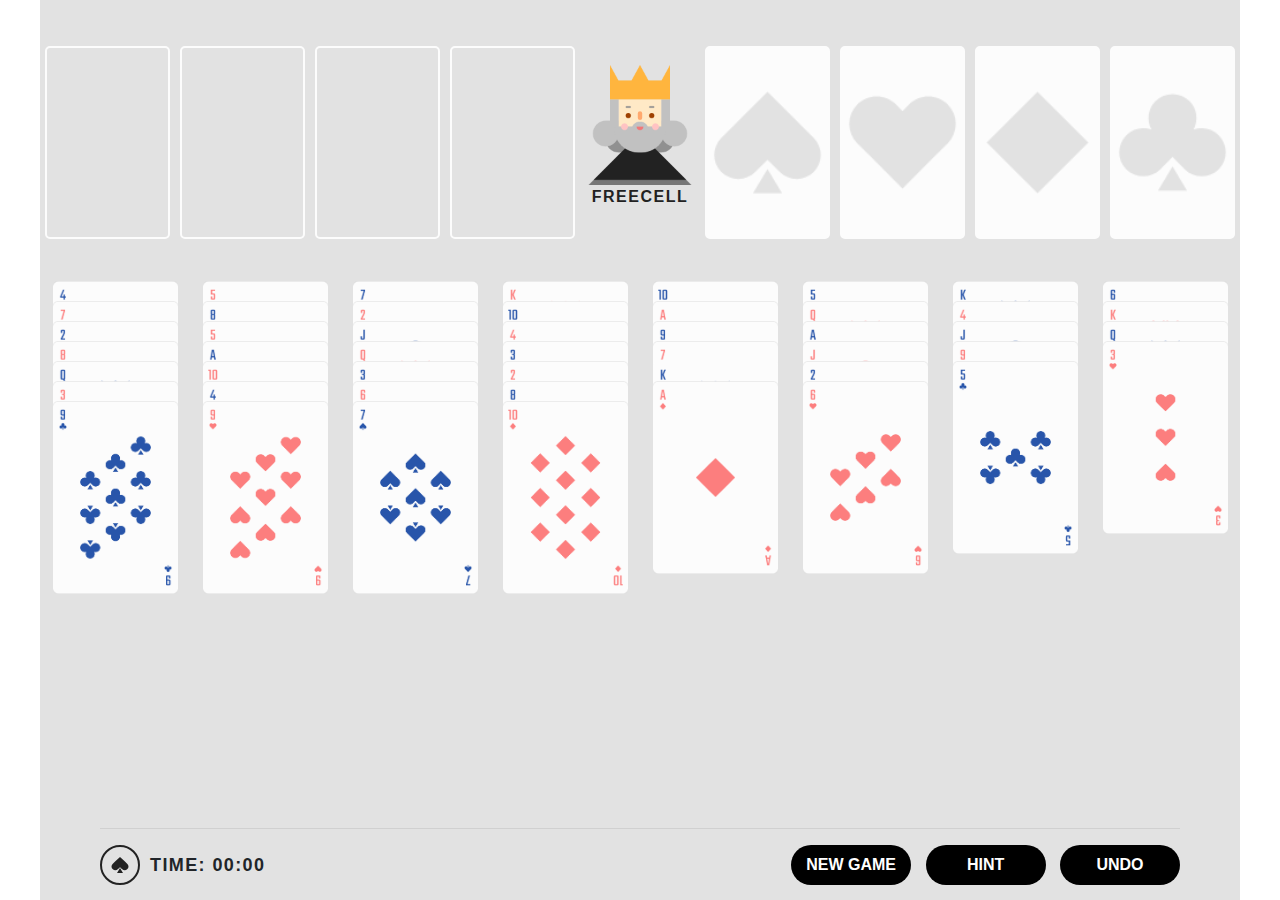
<file: W2_Freecell/index.html>
<!DOCTYPE html>
<html lang="en">
<head>
  <meta charset="UTF-8">
  <meta name="viewport" content="width=device-width, initial-scale=1.0">
  <meta http-equiv="X-UA-Compatible" content="ie=edge">
  <title>FreeCell</title>
  <link rel="stylesheet" href="all.css">
  <link rel="stylesheet" href="https://stackpath.bootstrapcdn.com/bootstrap/4.3.1/css/bootstrap.min.css" integrity="sha384-ggOyR0iXCbMQv3Xipma34MD+dH/1fQ784/j6cY/iJTQUOhcWr7x9JvoRxT2MZw1T" crossorigin="anonymous">
</head>
<body>
  <div id="contain" class="contain">
    <div class="top-deck">
      <div class="left-top-deck"></div>
      <div class="king"></div>
      <div class="right-top-deck" draggable="false"></div>
    </div>
    <div class="main-deck"></div>
    <div class="foot">
      <div class="rule-time">
        <div class="rule" data-toggle="modal" data-target="#modalInfo">
          <img src="info.svg" alt="">
        </div>
        <div class="time">TIME: 00:00</div>
      </div>
      <div class="foot-function">
        <div data-toggle="modal" data-target="#modalNewGame" class="btn-custom">NEW GAME</div>
        <div id="hint" class="btn-custom">HINT</div>
        <div id="undo" class="btn-custom">UNDO</div>
      </div>
    </div>
  </div>
  

  <!-- NewGameModal -->
  <div class="modal fade" id="modalNewGame" tabindex="-1" role="dialog" aria-labelledby="modalNewGameTitle" aria-hidden="true">
    <div class="modal-dialog modal-dialog-centered" role="document">
      <div class="modal-content">
        <div class="modal-header border-0">
          <button type="button" class="close" data-dismiss="modal" aria-label="Close">
            <span aria-hidden="true" style="font-size: 31px">&times;</span>
          </button>
        </div>
        <div class="modal-body text-center pt-0 pb-5">
          <img src="./king_angry.png" style="width: 80px" alt="">
          <h3 class="mb-3 mt-2">START A NEW GAME</h3>
          <h5>Are you sure you want to give up?</h5>
          <div id="start" class="btn-custom mt-5" data-dismiss="modal">NEW GAME</div>
        </div>
      </div>
    </div>
  </div>

  <!-- InfoModal -->
  <div class="modal fade" id="modalInfo" tabindex="-1" role="dialog" aria-labelledby="modalInfoTitle" aria-hidden="true">
    <div class="modal-dialog modal-dialog-centered" role="document">
      <div class="modal-content">
        <div class="modal-header border-0">
          <button type="button" class="close" data-dismiss="modal" aria-label="Close">
            <span aria-hidden="true" style="font-size: 31px">&times;</span>
          </button>
        </div>
        <div class="modal-body text-center pt-0 pb-5">
          <img src="./king_happy.png" style="width: 80px" alt="">
          <h5 class="mb-3 mt-2">FREECELL RULE</h5>
          <div class="rule-text text-left">
              The object of the game is to build up all cards on foundations from Ace to King by following suit. You win when all 52 cards are moved there, 13 to a pile.<br><br>
              Top cards of tableau piles and cards from Cells are available to play. You can build tableau piles down by alternating color. Only one card at a time can be moved. The top card of any tableau pile can also be moved to any Cell. Each Cell (or Reserve space) may contain only one card. Cards in the cells can be moved to the foundation piles or back to the tableau piles, if possible.<br><br>
              The rules state that you can move only one card at a time, but you can move group of cards in the proper sequence if you have enough free (empty) Cells and/or tableau piles.
          </div>
          <div id="start" class="btn-custom mt-5" data-dismiss="modal">NEW GAME</div>
        </div>
      </div>
    </div>
  </div>

  <!-- EndGameModal -->
  <div class="modal fade" id="modalEndGame" tabindex="-1" role="dialog" aria-labelledby="modalEndGameTitle" aria-hidden="true">
      <div class="modal-dialog modal-dialog-centered" role="document">
        <div class="modal-content">
          <div class="modal-header border-0">
            <button type="button" class="close" data-dismiss="modal" aria-label="Close">
              <span aria-hidden="true" style="font-size: 31px">&times;</span>
            </button>
          </div>
          <div class="modal-body text-center pt-0 pb-5">
            <img src="./king_happy.png" style="width: 80px" alt="">
            <h3 class="mb-3 mt-2">CONGRATULATIONS!</h3>
            <h5>You win the game!</h5>
            <div id="start" class="btn-custom mt-5" data-dismiss="modal">NEW GAME</div>
          </div>
        </div>
      </div>
    </div>

  <script src="all.js"></script>
  <script src="https://code.jquery.com/jquery-3.3.1.slim.min.js" integrity="sha384-q8i/X+965DzO0rT7abK41JStQIAqVgRVzpbzo5smXKp4YfRvH+8abtTE1Pi6jizo" crossorigin="anonymous"></script>
  <script src="https://cdnjs.cloudflare.com/ajax/libs/popper.js/1.14.7/umd/popper.min.js" integrity="sha384-UO2eT0CpHqdSJQ6hJty5KVphtPhzWj9WO1clHTMGa3JDZwrnQq4sF86dIHNDz0W1" crossorigin="anonymous"></script>
  <script src="https://stackpath.bootstrapcdn.com/bootstrap/4.3.1/js/bootstrap.min.js" integrity="sha384-JjSmVgyd0p3pXB1rRibZUAYoIIy6OrQ6VrjIEaFf/nJGzIxFDsf4x0xIM+B07jRM" crossorigin="anonymous"></script>
</body>
</html>
</file>
<file: W2_Freecell/all.css>
* {
  -webkit-box-sizing: border-box;
          box-sizing: border-box;
}

img {
  user-drag: none;
  user-select: none;
  -moz-user-select: none;
  -webkit-user-drag: none;
  -webkit-user-select: none;
  -ms-user-select: none;
}

body, html {
  margin: 0;
  padding: 0;
  width: 100%;
  height: 100%;
  display: -webkit-box;
  display: -ms-flexbox;
  display: flex;
  -webkit-box-pack: center;
      -ms-flex-pack: center;
          justify-content: center;
  -webkit-box-align: center;
      -ms-flex-align: center;
          align-items: center;
}

.contain {
  width: 100%;
  max-width: 1200px;
  height: 100%;
  max-height: 900px;
  background-color: #E2E2E2;
  position: relative;
}

.contain .top-deck {
  display: -webkit-box;
  display: -ms-flexbox;
  display: flex;
  height: 193px;
  margin-bottom: 2.5rem;
  margin-top: 3rem;
}

.left-top-deck {
  -webkit-box-flex: 0;
      -ms-flex: 0 1 45%;
          flex: 0 1 45%;
  display: -webkit-box;
  display: -ms-flexbox;
  display: flex;
  -ms-flex-pack: distribute;
      justify-content: space-around;
  position: relative;
}

.left-top-deck div {
  top: -2px !important;
}

.king {
  -webkit-box-flex: 0;
      -ms-flex: 0 1 10%;
          flex: 0 1 10%;
  display: -webkit-box;
  display: -ms-flexbox;
  display: flex;
  -webkit-box-orient: vertical;
  -webkit-box-direction: normal;
      -ms-flex-direction: column;
          flex-direction: column;
  -webkit-box-pack: center;
      -ms-flex-pack: center;
          justify-content: center;
  -webkit-box-align: center;
      -ms-flex-align: center;
          align-items: center;
}

.right-top-deck {
  -webkit-box-flex: 0;
      -ms-flex: 0 1 45%;
          flex: 0 1 45%;
  display: -webkit-box;
  display: -ms-flexbox;
  display: flex;
  -ms-flex-pack: distribute;
      justify-content: space-around;
}

.right-top-deck div {
  top: -2px !important;
}

.main-deck {
  -webkit-box-flex: 1;
      -ms-flex: 1 1 100%;
          flex: 1 1 100%;
  display: -webkit-box;
  display: -ms-flexbox;
  display: flex;
  -ms-flex-pack: distribute;
      justify-content: space-around;
  -ms-overflow-style: none;
}

.main-deck .hint {
  border: 2px solid #FFB53E;
  border-radius: 5px;
}

.main-deck::-webkit-scrollbar {
  display: none;
}

.foot {
  width: 90%;
  border-top: 1px solid #D0D0D0;
  margin: 0 auto;
  padding-top: 1rem;
  display: -webkit-box;
  display: -ms-flexbox;
  display: flex;
  -webkit-box-pack: justify;
      -ms-flex-pack: justify;
          justify-content: space-between;
  -webkit-box-align: center;
      -ms-flex-align: center;
          align-items: center;
  position: absolute;
  bottom: 15px;
  left: 50%;
  -webkit-transform: translateX(-50%);
          transform: translateX(-50%);
}

.foot .rule-time {
  display: -webkit-box;
  display: -ms-flexbox;
  display: flex;
  -webkit-box-pack: center;
      -ms-flex-pack: center;
          justify-content: center;
  -webkit-box-align: center;
      -ms-flex-align: center;
          align-items: center;
  font-weight: bold;
  font-size: 18px;
  letter-spacing: 1.4px;
}

.foot .rule-time .rule {
  width: 40px;
  height: 40px;
  border-radius: 50%;
  border: 2px solid #222222;
  margin-right: 10px;
  cursor: pointer;
  display: -webkit-box;
  display: -ms-flexbox;
  display: flex;
  -webkit-box-pack: center;
      -ms-flex-pack: center;
          justify-content: center;
  -webkit-box-align: center;
      -ms-flex-align: center;
          align-items: center;
}

.btn-custom {
  cursor: pointer;
  width: 120px;
  height: 40px;
  background-color: black;
  color: white;
  border-radius: 20px;
  display: -webkit-inline-box;
  display: -ms-inline-flexbox;
  display: inline-flex;
  -webkit-box-pack: center;
      -ms-flex-pack: center;
          justify-content: center;
  -webkit-box-align: center;
      -ms-flex-align: center;
          align-items: center;
  font-weight: bold;
  margin-left: 10px;
}
/*# sourceMappingURL=all.css.map */
</file>
